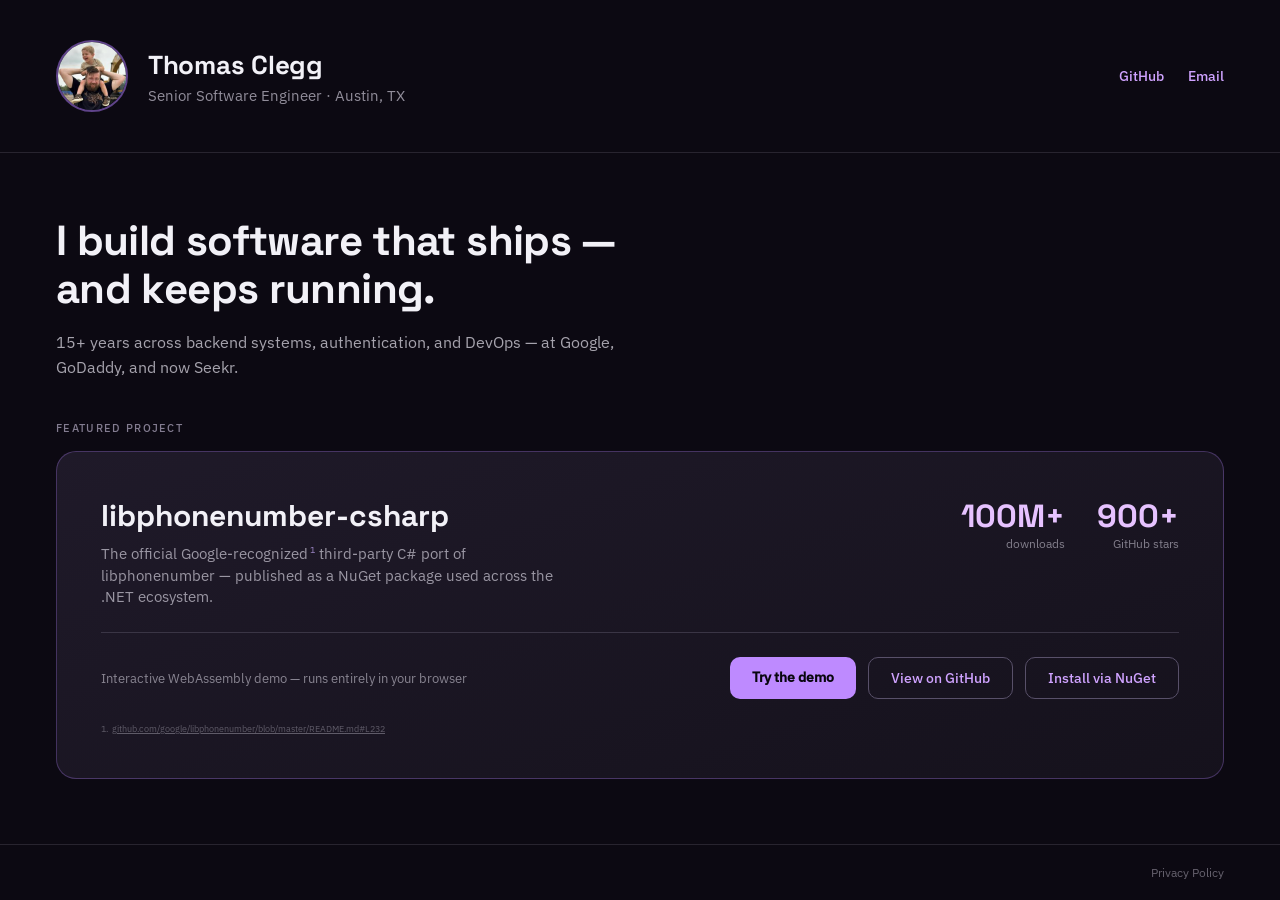
<file: index.html>
<!doctype html>
<html lang="en">
<head>
<meta charset="utf-8">
<meta http-equiv="Content-Security-Policy" content="default-src 'none'; script-src 'self'; style-src 'self'; font-src 'self'; img-src 'self'; connect-src https://api.github.com https://azuresearch-usnc.nuget.org; base-uri 'none'; form-action 'none'; upgrade-insecure-requests">
<meta name="referrer" content="strict-origin-when-cross-origin">
<meta name="viewport" content="width=device-width, initial-scale=1">
<title>Thomas Clegg</title>
<meta name="description" content="Thomas Clegg — Senior Software Engineer in Austin, TX. Creator of libphonenumber-csharp.">
<link rel="preload" href="/fonts/space-grotesk-latin.woff2" as="font" type="font/woff2" crossorigin>
<link rel="stylesheet" href="/style.css">
</head>
<body>
<div class="wrap">
  <header>
    <div class="identity">
      <div class="avatar"><img src="avatar.jpg" alt="Thomas Clegg"></div>
      <div>
        <div class="name">Thomas Clegg</div>
        <div class="role">Senior Software Engineer &middot; Austin, TX</div>
      </div>
    </div>
    <nav>
      <a href="https://github.com/twcclegg">GitHub</a>
      <a href="mailto:support@clegg.dev">Email</a>
    </nav>
  </header>

  <main>
    <h1>I build software that ships &mdash; and keeps running.</h1>
    <p class="lede">15+ years across backend systems, authentication, and DevOps &mdash; at Google, GoDaddy, and now Seekr.</p>
  </main>

  <div class="featured-wrap">
    <div class="eyebrow">Featured Project</div>
    <div class="card">
      <div class="card-top">
        <div>
          <div class="project-name">libphonenumber-csharp</div>
          <div class="project-desc">The official Google-recognized<a class="footnote" href="https://github.com/google/libphonenumber/blob/master/README.md?plain=1#L232" title="Per Google's libphonenumber README">1</a> third-party C# port of libphonenumber &mdash; published as a NuGet package used across the .NET ecosystem.</div>
        </div>
        <div class="stats">
          <div>
            <div class="stat-num" id="stat-downloads">100M+</div>
            <div class="stat-label">downloads</div>
          </div>
          <div>
            <div class="stat-num" id="stat-stars">900+</div>
            <div class="stat-label">GitHub stars</div>
          </div>
        </div>
      </div>

      <div class="divider"></div>

      <div class="card-bottom">
        <div class="demo-note">Interactive WebAssembly demo &mdash; runs entirely in your browser</div>
        <div class="buttons">
          <a class="btn btn-primary" href="https://twcclegg.github.io/libphonenumber-csharp/">Try the demo</a>
          <a class="btn btn-outline" href="https://github.com/twcclegg/libphonenumber-csharp">View on GitHub</a>
          <a class="btn btn-outline" href="https://www.nuget.org/packages/libphonenumber-csharp/">Install via NuGet</a>
        </div>
      </div>

      <div class="footnote-source"><span class="num">1.</span><a href="https://github.com/google/libphonenumber/blob/master/README.md?plain=1#L232">github.com/<wbr>google/<wbr>libphonenumber/<wbr>blob/<wbr>master/<wbr>README.md#L232</a></div>
    </div>
  </div>

  <footer><a href="/privacy">Privacy Policy</a></footer>
</div>
<script src="/main.js"></script>
</body>
</html>
</file>
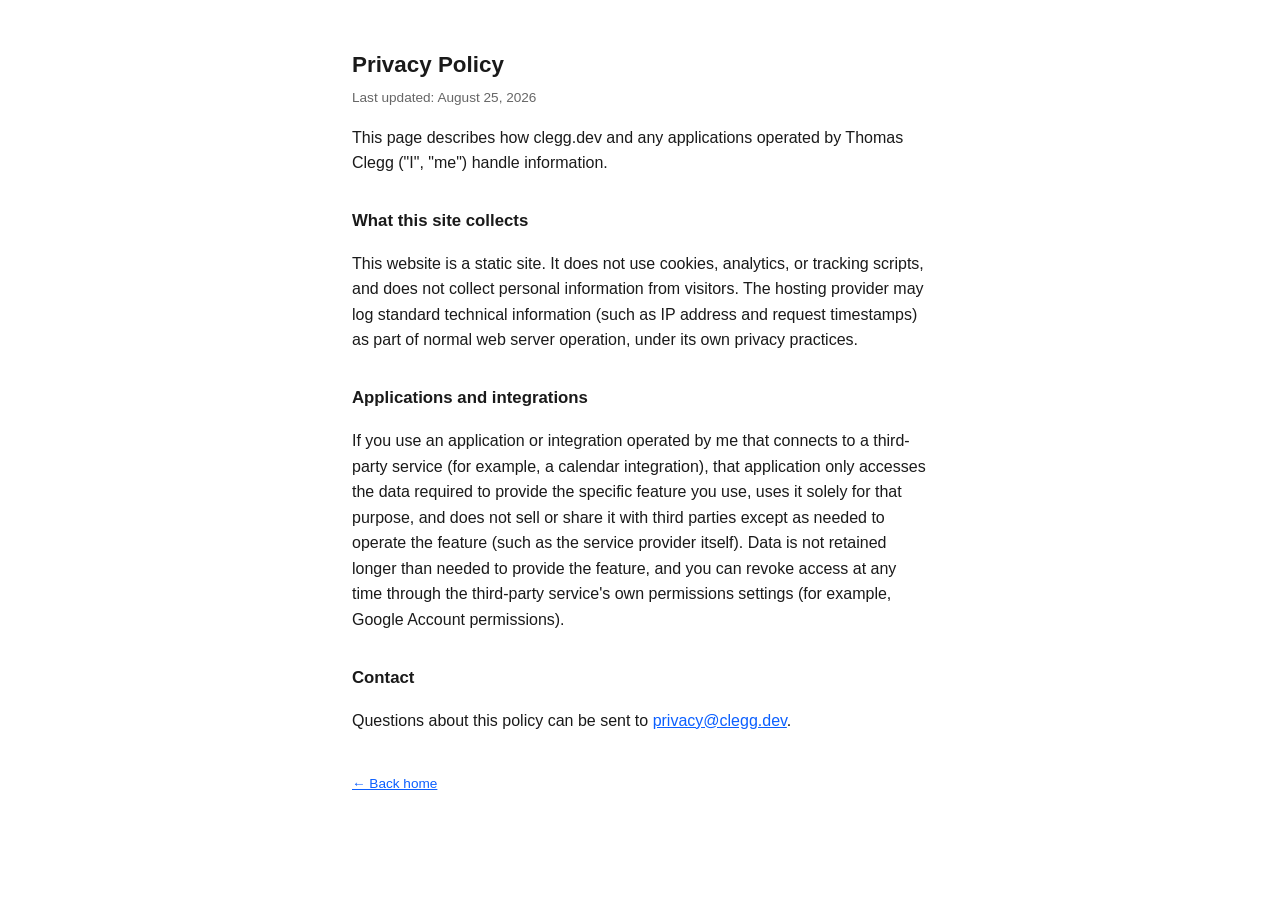
<file: privacy.html>
<!doctype html>
<html lang="en">
<head>
<meta charset="utf-8">
<meta http-equiv="Content-Security-Policy" content="default-src 'none'; style-src 'self'; base-uri 'none'; form-action 'none'; upgrade-insecure-requests">
<meta name="referrer" content="strict-origin-when-cross-origin">
<meta name="viewport" content="width=device-width, initial-scale=1">
<title>Privacy Policy — Thomas Clegg</title>
<link rel="stylesheet" href="/privacy.css">
</head>
<body>
<main>
  <h1>Privacy Policy</h1>
  <p class="updated">Last updated: August 25, 2026</p>

  <p>This page describes how clegg.dev and any applications operated by
  Thomas Clegg ("I", "me") handle information.</p>

  <h2>What this site collects</h2>
  <p>This website is a static site. It does not use cookies, analytics,
  or tracking scripts, and does not collect personal information from
  visitors. The hosting provider may log standard technical information
  (such as IP address and request timestamps) as part of normal web
  server operation, under its own privacy practices.</p>

  <h2>Applications and integrations</h2>
  <p>If you use an application or integration operated by me that
  connects to a third-party service (for example, a calendar
  integration), that application only accesses the data required to
  provide the specific feature you use, uses it solely for that
  purpose, and does not sell or share it with third parties except as
  needed to operate the feature (such as the service provider itself).
  Data is not retained longer than needed to provide the feature, and
  you can revoke access at any time through the third-party service's
  own permissions settings (for example, Google Account permissions).</p>

  <h2>Contact</h2>
  <p>Questions about this policy can be sent to
  <a href="mailto:privacy@clegg.dev">privacy@clegg.dev</a>.</p>

  <footer><a href="/">&larr; Back home</a></footer>
</main>
</body>
</html>
</file>
<file: style.css>
/* Self-hosted fonts (SIL Open Font License 1.1), latin subset. */
@font-face {
  font-family: 'IBM Plex Sans'; font-style: normal; font-weight: 400 500; font-display: swap;
  src: url(/fonts/ibm-plex-sans-latin.woff2) format('woff2');
  unicode-range: U+0000-00FF, U+0131, U+0152-0153, U+02BB-02BC, U+02C6, U+02DA, U+02DC, U+0304, U+0308, U+0329, U+2000-206F, U+20AC, U+2122, U+2191, U+2193, U+2212, U+2215, U+FEFF, U+FFFD;
}
@font-face {
  font-family: 'Space Grotesk'; font-style: normal; font-weight: 500 700; font-display: swap;
  src: url(/fonts/space-grotesk-latin.woff2) format('woff2');
  unicode-range: U+0000-00FF, U+0131, U+0152-0153, U+02BB-02BC, U+02C6, U+02DA, U+02DC, U+0304, U+0308, U+0329, U+2000-206F, U+20AC, U+2122, U+2191, U+2193, U+2212, U+2215, U+FEFF, U+FFFD;
}
:root { color-scheme: dark; }
* { box-sizing: border-box; }
html, body { margin: 0; background: oklch(0.15 0.02 300); }
body { font-family: 'IBM Plex Sans', system-ui, sans-serif; min-height: 100vh; }
a { color: oklch(0.80 0.17 300); text-decoration: none; }
a:hover { color: oklch(0.87 0.15 300); }
.wrap { display: flex; flex-direction: column; min-height: 100vh; }
header {
  display: flex; align-items: center; justify-content: space-between;
  padding: 40px 56px; border-bottom: 1px solid oklch(0.27 0.02 300);
  flex-wrap: wrap; gap: 16px;
}
.identity { display: flex; align-items: center; gap: 20px; }
.avatar {
  width: 72px; height: 72px; border-radius: 50%; overflow: hidden;
  border: 2px solid oklch(0.70 0.19 300 / 0.5); flex-shrink: 0;
}
.avatar img { width: 100%; height: 100%; object-fit: cover; display: block; }
.name { font-family: 'Space Grotesk', sans-serif; font-weight: 700; font-size: 26px; color: oklch(0.96 0.008 300); letter-spacing: -0.01em; }
.role { font-size: 14.5px; color: oklch(0.65 0.02 300); margin-top: 4px; }
nav { display: flex; gap: 24px; }
nav a { font-size: 13.5px; font-weight: 500; }
main {
  padding: 64px 56px 40px; display: flex; flex-direction: column; gap: 16px; max-width: 720px;
}
h1 { margin: 0; font-family: 'Space Grotesk', sans-serif; font-weight: 700; font-size: 42px; line-height: 1.15; color: oklch(0.96 0.008 300); letter-spacing: -0.015em; }
.lede { margin: 0; font-size: 16px; line-height: 1.6; color: oklch(0.72 0.015 300); }
.featured-wrap { padding: 0 56px 64px; flex: 1; }
.eyebrow { font-size: 11px; letter-spacing: 0.12em; text-transform: uppercase; color: oklch(0.60 0.03 300); font-weight: 500; margin-bottom: 16px; }
.card {
  background: linear-gradient(160deg, oklch(0.23 0.03 300), oklch(0.19 0.022 300));
  border: 1px solid oklch(0.72 0.19 300 / 0.28); border-radius: 20px; padding: 44px;
  display: flex; flex-direction: column; gap: 24px;
}
.card-top { display: flex; align-items: flex-start; justify-content: space-between; gap: 24px; flex-wrap: wrap; }
.project-name { font-family: 'Space Grotesk', sans-serif; font-weight: 700; font-size: 30px; color: oklch(0.96 0.008 300); }
.project-desc { font-size: 14.5px; color: oklch(0.68 0.02 300); max-width: 480px; line-height: 1.5; margin-top: 8px; }
.footnote { font-size: 9px; color: oklch(0.68 0.10 300); text-decoration: none; vertical-align: super; margin-left: 2px; }
.footnote:hover { color: oklch(0.80 0.17 300); }
.footnote-source { font-size: 9px; color: oklch(0.48 0.02 300); display: flex; gap: 4px; align-items: baseline; }
.footnote-source .num { flex-shrink: 0; }
.footnote-source a { color: oklch(0.48 0.02 300); text-decoration: underline; }
.footnote-source a:hover { color: oklch(0.68 0.10 300); }
.stats { display: flex; gap: 32px; flex-shrink: 0; }
.stat-num { font-family: 'Space Grotesk', sans-serif; font-weight: 700; font-size: 32px; color: oklch(0.88 0.14 300); text-align: right; }
.stat-label { font-size: 12px; color: oklch(0.60 0.02 300); text-align: right; }
.divider { height: 1px; background: oklch(0.34 0.03 300); }
.card-bottom { display: flex; align-items: center; justify-content: space-between; flex-wrap: wrap; gap: 16px; }
.demo-note { font-size: 13px; color: oklch(0.62 0.02 300); }
.buttons { display: flex; gap: 12px; flex-wrap: wrap; }
.btn { padding: 11px 22px; border-radius: 10px; font-size: 14px; }
.btn-primary { background: oklch(0.74 0.19 300); color: oklch(0.13 0.02 300); font-weight: 600; }
.btn-outline { border: 1px solid oklch(0.45 0.04 300); font-weight: 500; }
footer {
  padding: 20px 56px; border-top: 1px solid oklch(0.27 0.02 300);
  display: flex; justify-content: flex-end;
}
footer a { font-size: 12px; color: oklch(0.50 0.02 300); }
@media (max-width: 640px) {
  header, main, .featured-wrap, footer { padding-left: 24px; padding-right: 24px; }
  .card { padding: 28px; }
  h1 { font-size: 32px; }
}
</file>
<file: privacy.css>
:root {
  color-scheme: light dark;
  --bg: #ffffff;
  --fg: #1a1a1a;
  --muted: #666666;
  --link: #0b5fff;
}
@media (prefers-color-scheme: dark) {
  :root {
    --bg: #111111;
    --fg: #eaeaea;
    --muted: #999999;
    --link: #6ea8ff;
  }
}
body {
  margin: 0;
  background: var(--bg);
  color: var(--fg);
  font-family: -apple-system, BlinkMacSystemFont, "Segoe UI", Helvetica, Arial, sans-serif;
  line-height: 1.6;
  padding: 2rem;
  box-sizing: border-box;
}
main {
  max-width: 36rem;
  margin: 0 auto;
}
h1 {
  font-size: 1.4rem;
  margin-bottom: 0.25rem;
}
p.updated {
  color: var(--muted);
  font-size: 0.85rem;
  margin-top: 0;
}
h2 {
  font-size: 1.05rem;
  margin-top: 2rem;
}
a {
  color: var(--link);
}
footer {
  margin-top: 2.5rem;
  font-size: 0.85rem;
}
</file>
